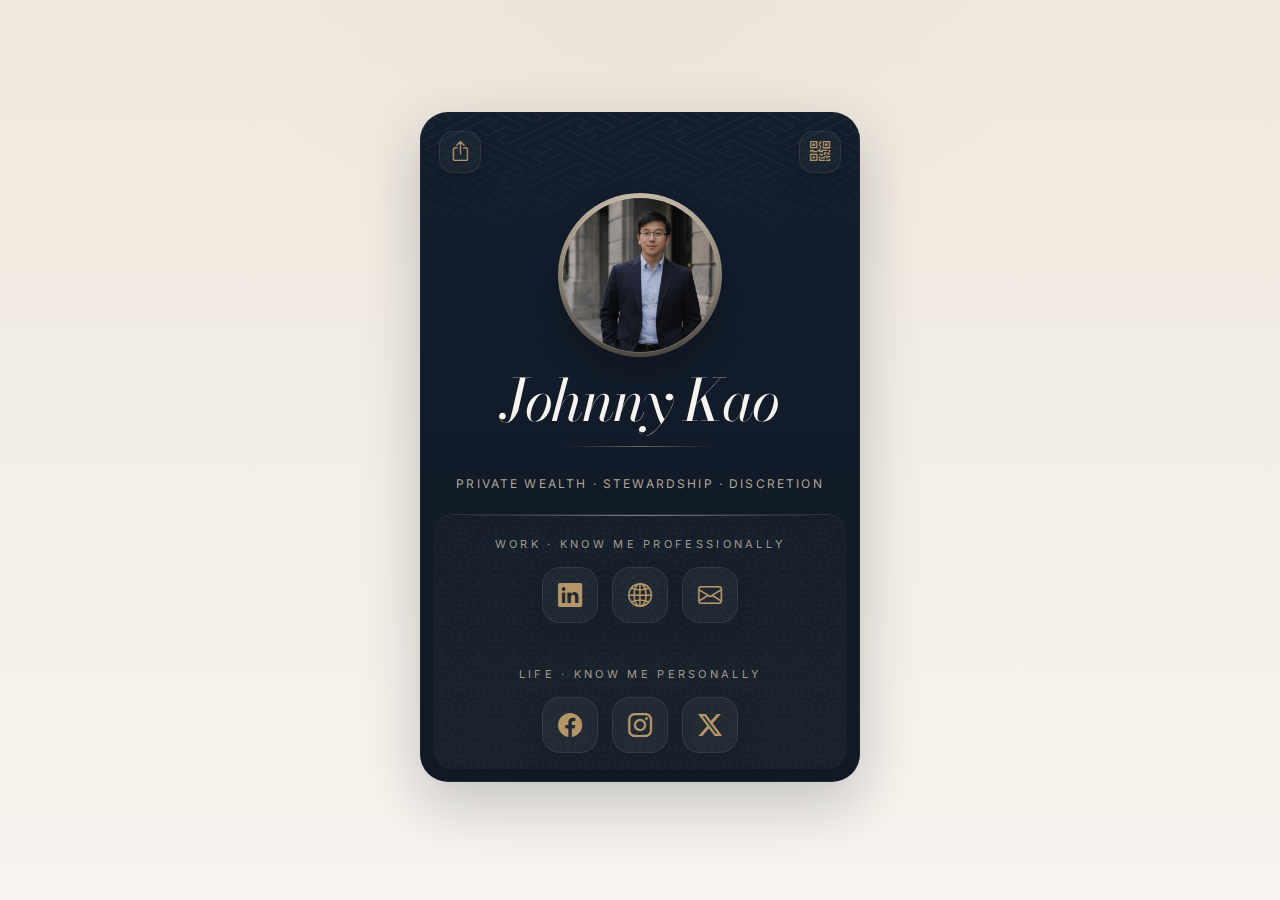
<file: link/index.html>
<!DOCTYPE html>
<html lang="en">
<head>
  <meta charset="UTF-8">
  <meta name="viewport" content="width=device-width, initial-scale=1.0">
  <title>Johnny Kao | Link Card</title>
  <meta name="description" content="A private link card for sharing Johnny Kao's primary channels and contact points.">
  <meta name="robots" content="noindex, nofollow, noarchive">
  <link rel="canonical" href="https://johnnykao.com/link/">
  <link rel="preconnect" href="https://fonts.googleapis.com">
  <link rel="preconnect" href="https://fonts.gstatic.com" crossorigin>
  <link href="https://fonts.googleapis.com/css2?family=Bodoni+Moda:opsz,ital,wght@6..96,0,400;6..96,0,500;6..96,1,400&family=Inter:wght@300;400;500;600&display=swap" rel="stylesheet">
  <link rel="stylesheet" href="https://cdn.jsdelivr.net/npm/bootstrap-icons@1.11.3/font/bootstrap-icons.min.css">
  <link rel="icon" href="../favicon.ico" type="image/x-icon">
  <style>
    :root {
      --ivory: #f7f4ef;
      --navy-deep: #131e2d;
      --gold: #b59668;
      --gold-soft: rgba(215, 200, 179, 0.82);
      --panel-line: rgba(215, 200, 179, 0.08);
      --text-soft: rgba(247, 244, 239, 0.76);
      --panel-shadow: 0 22px 60px rgba(15, 22, 31, 0.22);
      --button-shadow: 0 12px 26px rgba(10, 16, 24, 0.18);
      --focus-pattern: url("data:image/svg+xml,%3Csvg xmlns='http://www.w3.org/2000/svg' width='72' height='36' viewBox='0 0 72 36'%3E%3Cg fill='none' stroke='%23D6B889' stroke-width='0.7' stroke-linecap='round' opacity='0.24'%3E%3Cpath d='M0 18a18 18 0 0 1 36 0'/%3E%3Cpath d='M6 18a12 12 0 0 1 24 0'/%3E%3Cpath d='M12 18a6 6 0 0 1 12 0'/%3E%3Cpath d='M36 18a18 18 0 0 1 36 0'/%3E%3Cpath d='M42 18a12 12 0 0 1 24 0'/%3E%3Cpath d='M48 18a6 6 0 0 1 12 0'/%3E%3Cpath d='M-18 36a18 18 0 0 1 36 0'/%3E%3Cpath d='M-12 36a12 12 0 0 1 24 0'/%3E%3Cpath d='M-6 36a6 6 0 0 1 12 0'/%3E%3Cpath d='M18 36a18 18 0 0 1 36 0'/%3E%3Cpath d='M24 36a12 12 0 0 1 24 0'/%3E%3Cpath d='M30 36a6 6 0 0 1 12 0'/%3E%3Cpath d='M54 36a18 18 0 0 1 36 0'/%3E%3Cpath d='M60 36a12 12 0 0 1 24 0'/%3E%3Cpath d='M66 36a6 6 0 0 1 12 0'/%3E%3C/g%3E%3C/svg%3E");
      --about-pattern-top: url("data:image/svg+xml,%3Csvg xmlns='http://www.w3.org/2000/svg' width='300' height='150' viewBox='0 0 40 20'%3E%3Cdefs%3E%3Cpath id='sygt' d='M 1,8 l 14,-7 2,1 -2,1 2,1 -2,1 -2,-1 -2,1 14,7 2,-1 -2,-1 2,-1 2,1 2,-1 2,1 -14,7 -2,-1 2,-1 -2,-1 2,-1 2,1 2,-1 -14,-7 -2,1 2,1 -2,1 -2,-1 -2,1 -2,-1 2,-1 Z'/%3E%3C/defs%3E%3Cg fill='none' stroke='%23C5A274' stroke-width='0.42' stroke-linecap='round' stroke-linejoin='round' opacity='0.34'%3E%3Cuse href='%23sygt' x='-20' y='0'/%3E%3Cuse href='%23sygt' x='0' y='0'/%3E%3Cuse href='%23sygt' x='20' y='0'/%3E%3Cuse href='%23sygt' x='40' y='0'/%3E%3Cuse href='%23sygt' x='-20' y='-10'/%3E%3Cuse href='%23sygt' x='0' y='-10'/%3E%3Cuse href='%23sygt' x='20' y='-10'/%3E%3Cuse href='%23sygt' x='-20' y='10'/%3E%3Cuse href='%23sygt' x='0' y='10'/%3E%3Cuse href='%23sygt' x='20' y='10'/%3E%3C/g%3E%3C/svg%3E");
      --about-pattern-bottom: url("data:image/svg+xml,%3Csvg xmlns='http://www.w3.org/2000/svg' width='300' height='150' viewBox='0 0 40 20'%3E%3Cdefs%3E%3Cpath id='sygtb' d='M 1,8 l 14,-7 2,1 -2,1 2,1 -2,1 -2,-1 -2,1 14,7 2,-1 -2,-1 2,-1 2,1 2,-1 2,1 -14,7 -2,-1 2,-1 -2,-1 2,-1 2,1 2,-1 -14,-7 -2,1 2,1 -2,1 -2,-1 -2,1 -2,-1 2,-1 Z'/%3E%3C/defs%3E%3Cg fill='none' stroke='%23C5A274' stroke-width='0.34' stroke-linecap='round' stroke-linejoin='round' opacity='0.28'%3E%3Cuse href='%23sygtb' x='-20' y='0'/%3E%3Cuse href='%23sygtb' x='0' y='0'/%3E%3Cuse href='%23sygtb' x='20' y='0'/%3E%3Cuse href='%23sygtb' x='40' y='0'/%3E%3Cuse href='%23sygtb' x='-20' y='-10'/%3E%3Cuse href='%23sygtb' x='0' y='-10'/%3E%3Cuse href='%23sygtb' x='20' y='-10'/%3E%3Cuse href='%23sygtb' x='-20' y='10'/%3E%3Cuse href='%23sygtb' x='0' y='10'/%3E%3Cuse href='%23sygtb' x='20' y='10'/%3E%3C/g%3E%3C/svg%3E");
    }

    * { box-sizing: border-box; }

    html, body {
      margin: 0;
      min-height: 100%;
      font-family: 'Inter', sans-serif;
      color: var(--ivory);
      background:
        radial-gradient(circle at top, rgba(215, 200, 179, 0.14), transparent 34%),
        linear-gradient(180deg, #efe8dd, #f7f4ef);
    }

    main {
      min-height: 100dvh;
      display: grid;
      place-items: center;
      padding: 18px 12px 24px;
    }

    .card {
      width: min(392px, 100%);
      border-radius: 28px;
      border: 1px solid rgba(215, 200, 179, 0.05);
      background:
        linear-gradient(180deg, rgba(19, 30, 45, 0.99), rgba(16, 25, 37, 0.995)),
        var(--navy-deep);
      box-shadow: var(--panel-shadow);
      overflow: hidden;
      position: relative;
    }

    .card::before {
      content: "";
      position: absolute;
      left: 0;
      right: 0;
      top: 0;
      height: 190px;
      background-image: var(--about-pattern-top);
      background-size: 180px 90px;
      background-repeat: repeat;
      opacity: 0.38;
      pointer-events: none;
      mask-image: linear-gradient(180deg, rgba(0,0,0,0.55), rgba(0,0,0,0.22) 58%, transparent 100%);
      -webkit-mask-image: linear-gradient(180deg, rgba(0,0,0,0.55), rgba(0,0,0,0.22) 58%, transparent 100%);
    }

    .top {
      position: relative;
      z-index: 1;
      padding: 18px 18px 0;
    }

    .toolbar {
      display: flex;
      align-items: center;
      justify-content: space-between;
      margin-bottom: 20px;
    }

    .tool-button {
      width: 42px;
      height: 42px;
      border-radius: 14px;
      border: 1px solid rgba(215, 200, 179, 0.10);
      background: rgba(247, 244, 239, 0.03);
      color: var(--gold);
      display: grid;
      place-items: center;
      cursor: pointer;
      box-shadow: var(--button-shadow);
      transition: transform 360ms cubic-bezier(0.22, 1, 0.36, 1), border-color 360ms ease, background-color 360ms ease;
    }

    .tool-button:hover,
    .tool-button:focus-visible,
    .link-pill:hover,
    .link-pill:focus-visible,
    .profile-link:hover .photo-shell,
    .profile-link:focus-visible .photo-shell {
      transform: translateY(-3px);
      border-color: rgba(215, 200, 179, 0.22);
      background: rgba(247, 244, 239, 0.06);
    }

    .tool-icon {
      font-size: 20px;
      line-height: 1;
      display: inline-block;
    }

    .profile-block {
      display: grid;
      justify-items: center;
      gap: 18px;
      padding-bottom: 20px;
    }

    .profile-link {
      display: inline-grid;
      justify-items: center;
      gap: 16px;
      text-decoration: none;
      color: inherit;
    }

    .photo-shell {
      width: 154px;
      height: 154px;
      border-radius: 999px;
      padding: 4px;
      background: linear-gradient(180deg, rgba(215, 200, 179, 0.90), rgba(156, 130, 96, 0.42));
      box-shadow: 0 18px 36px rgba(0, 0, 0, 0.20);
      transition: transform 360ms cubic-bezier(0.22, 1, 0.36, 1);
    }

    .photo {
      width: 100%;
      height: 100%;
      display: block;
      border-radius: 999px;
      object-fit: cover;
      object-position: 76% 20%;
      border: 1px solid rgba(247, 244, 239, 0.16);
    }

    .name {
      margin: 0;
      font-family: 'Bodoni Moda', serif;
      font-size: 50px;
      line-height: 0.95;
      font-weight: 400;
      font-style: italic;
      letter-spacing: -0.025em;
      color: var(--ivory);
      text-align: center;
    }

    .divider-wrap {
      display: grid;
      justify-items: center;
      gap: 0;
    }

    .divider {
      width: 152px;
      height: 1px;
      background: linear-gradient(90deg, transparent 0%, rgba(156,130,96,0.20) 16%, rgba(215, 200, 179, 0.44) 50%, rgba(156,130,96,0.20) 84%, transparent 100%);
    }

    .subtitle {
      margin: 0;
      margin-top: 8px;
      color: var(--gold-soft);
      font-size: 11px;
      line-height: 1.8;
      letter-spacing: 0.18em;
      text-transform: uppercase;
      text-align: center;
      white-space: nowrap;
      font-family: 'Inter', sans-serif;
    }

    .bottom {
      position: relative;
      z-index: 1;
      margin: 0 12px 12px;
      padding: 22px 14px 16px;
      border-top: 1px solid rgba(215, 200, 179, 0.10);
      background: linear-gradient(180deg, rgba(247, 244, 239, 0.018), rgba(247, 244, 239, 0.042));
      border-radius: 20px;
      overflow: hidden;
    }

    .bottom::before {
      content: "";
      position: absolute;
      inset: 0;
      pointer-events: none;
      opacity: 0.28;
      background-image: var(--focus-pattern);
      background-size: 72px 36px;
      background-repeat: repeat;
      background-position: center top;
    }

    .bottom::after {
      content: "";
      position: absolute;
      left: 26px;
      right: 26px;
      top: 0;
      height: 1px;
      background: linear-gradient(90deg, transparent 0%, rgba(181, 150, 104, 0.18) 14%, rgba(215, 200, 179, 0.56) 50%, rgba(181, 150, 104, 0.18) 86%, transparent 100%);
      pointer-events: none;
    }

    .section {
      position: relative;
      z-index: 1;
      width: 100%;
      display: grid;
      justify-items: center;
    }

    .section + .section {
      margin-top: 24px;
      padding-top: 20px;
    }

    .section-label {
      margin: 0 0 16px;
      text-align: center;
      color: rgba(215, 200, 179, 0.74);
      font-size: 11px;
      letter-spacing: 0.30em;
      text-transform: uppercase;
    }

    .pill-grid {
      display: flex;
      flex-wrap: wrap;
      justify-content: center;
      gap: 14px;
      width: 100%;
      margin-inline: auto;
      padding-inline: 0;
    }

    .link-pill {
      width: 56px;
      height: 56px;
      display: inline-grid;
      place-items: center;
      border-radius: 18px;
      border: 1px solid rgba(215, 200, 179, 0.11);
      background: rgba(247, 244, 239, 0.04);
      color: var(--ivory);
      text-decoration: none;
      box-shadow: var(--button-shadow);
      transition: transform 360ms cubic-bezier(0.22, 1, 0.36, 1), border-color 360ms ease, background-color 360ms ease;
    }

    .pill-icon {
      font-size: 24px;
      line-height: 1;
      display: inline-block;
      color: var(--gold);
    }

    .status-row {
      margin-top: 0;
      min-height: 0;
      text-align: center;
      color: rgba(215, 200, 179, 0.70);
      font-size: 11px;
      letter-spacing: 0.18em;
      text-transform: uppercase;
      height: 0;
      overflow: hidden;
    }

    .status-row:not(:empty) {
      height: auto;
      margin-top: 16px;
      min-height: 18px;
      overflow: visible;
    }

    .modal[hidden] { display: none; }

    .modal {
      position: fixed;
      inset: 0;
      z-index: 20;
      display: grid;
      place-items: center;
      padding: 24px;
      background: rgba(10, 15, 22, 0.54);
      backdrop-filter: blur(12px);
    }

    .modal-panel {
      width: min(420px, 100%);
      border-radius: 26px;
      border: 1px solid rgba(215, 200, 179, 0.24);
      background: linear-gradient(180deg, rgba(20, 31, 47, 0.985), rgba(17, 27, 40, 0.988));
      box-shadow: 0 30px 80px rgba(0, 0, 0, 0.30);
      padding: 26px;
      position: relative;
    }

    .modal-close {
      appearance: none;
      border: 0;
      background: transparent;
      color: var(--ivory);
      font-size: 28px;
      position: absolute;
      top: 16px;
      right: 18px;
      cursor: pointer;
    }

    .qr-title {
      margin: 0 0 8px;
      font-family: 'Bodoni Moda', serif;
      font-style: italic;
      font-size: 34px;
      color: var(--ivory);
    }

    .qr-copy {
      margin: 0 0 18px;
      color: var(--gold-soft);
      line-height: 1.7;
    }

    .qr-shell {
      border-radius: 22px;
      background: #fff;
      border: 1px solid rgba(27, 42, 59, 0.08);
      padding: 18px;
      display: grid;
      place-items: center;
    }

    .qr-image {
      width: min(100%, 290px);
      height: auto;
      display: block;
    }

    .qr-url {
      margin-top: 18px;
      padding-top: 16px;
      border-top: 1px solid rgba(215, 200, 179, 0.14);
      color: rgba(247, 244, 239, 0.70);
      line-height: 1.6;
      word-break: break-all;
    }

    @media (min-width: 769px) {
      .card {
        width: min(440px, 100%);
      }

      .name {
        font-size: 58px;
      }

      .subtitle {
        font-size: 12px;
      }

      .photo-shell {
        width: 164px;
        height: 164px;
      }
    }
  </style>
</head>
<body>
  <main>
    <section class="card" aria-label="Johnny Kao link card">
      <div class="top">
        <div class="toolbar">
          <button class="tool-button" id="share-button" type="button" aria-label="Share">
            <i class="bi bi-box-arrow-up tool-icon" aria-hidden="true"></i>
          </button>
          <button class="tool-button" id="qr-button" type="button" aria-haspopup="dialog" aria-controls="qr-modal" aria-label="Show QR code">
            <i class="bi bi-qr-code tool-icon" aria-hidden="true"></i>
          </button>
        </div>

        <div class="profile-block">
          <a class="profile-link" href="https://johnnykao.com/" aria-label="Back to homepage">
            <div class="photo-shell">
              <img class="photo" src="../images/johnny-kao-profile-hero.jpg" alt="Johnny Kao">
            </div>
            <h1 class="name">Johnny Kao</h1>
          </a>
          <div class="divider-wrap" aria-hidden="true">
            <div class="divider"></div>
          </div>
          <p class="subtitle">Private Wealth · Stewardship · Discretion</p>
        </div>
      </div>

      <div class="bottom">
        <section class="section" aria-label="Work channels">
          <p class="section-label">Work · know me professionally</p>
          <div class="pill-grid">
            <a class="link-pill" href="https://www.linkedin.com/in/johnnykao-finance/" target="_blank" rel="noopener noreferrer" aria-label="LinkedIn" title="LinkedIn">
              <i class="bi bi-linkedin pill-icon" aria-hidden="true"></i>
            </a>
            <a class="link-pill" href="https://johnnykao.com/" target="_blank" rel="noopener noreferrer" aria-label="Website" title="Website">
              <i class="bi bi-globe2 pill-icon" aria-hidden="true"></i>
            </a>
            <a class="link-pill" href="#" id="contact-link" aria-label="Email" title="Email">
              <i class="bi bi-envelope pill-icon" aria-hidden="true"></i>
            </a>
          </div>
        </section>

        <section class="section" aria-label="Life channels">
          <p class="section-label">Life · know me personally</p>
          <div class="pill-grid">
            <a class="link-pill" href="https://www.facebook.com/johnny.kao.35/" target="_blank" rel="noopener noreferrer" aria-label="Facebook" title="Facebook">
              <i class="bi bi-facebook pill-icon" aria-hidden="true"></i>
            </a>
            <a class="link-pill" href="https://www.instagram.com/johnnykao/" target="_blank" rel="noopener noreferrer" aria-label="Instagram" title="Instagram">
              <i class="bi bi-instagram pill-icon" aria-hidden="true"></i>
            </a>
            <a class="link-pill" href="https://x.com/johnnykao_" target="_blank" rel="noopener noreferrer" aria-label="X" title="X">
              <i class="bi bi-twitter-x pill-icon" aria-hidden="true"></i>
            </a>
          </div>
        </section>

        <div class="status-row" id="status-message" aria-live="polite"></div>
      </div>
    </section>
  </main>

  <div class="modal" id="qr-modal" role="dialog" aria-modal="true" aria-labelledby="qr-title" hidden>
    <div class="modal-panel">
      <button class="modal-close" id="qr-close" type="button" aria-label="Close QR code">×</button>
      <h2 class="qr-title" id="qr-title">Card - Johnny Kao</h2>
      <p class="qr-copy">Scan to open the official link card at johnnykao.com/link/.</p>
      <div class="qr-shell">
        <img class="qr-image" id="qr-image" alt="QR code for this page">
      </div>
      <div class="qr-url" id="qr-url"></div>
    </div>
  </div>

  <script>
    (function () {
      var statusMessage = document.getElementById('status-message');
      var contactLink = document.getElementById('contact-link');
      var qrModal = document.getElementById('qr-modal');
      var qrButton = document.getElementById('qr-button');
      var qrClose = document.getElementById('qr-close');
      var qrImage = document.getElementById('qr-image');
      var qrUrl = document.getElementById('qr-url');

      // Assemble mailto only on the client to avoid exposing a raw email in markup.
      var user = 'johnnykao.biz';
      var domain = 'gmail.com';
      var subject = encodeURIComponent('Greeting');
      contactLink.setAttribute('href', 'mailto:' + user + '@' + domain + '?subject=' + subject);

      function setStatus(message) {
        statusMessage.textContent = message;
        window.clearTimeout(setStatus.timeoutId);
        setStatus.timeoutId = window.setTimeout(function () {
          statusMessage.textContent = '';
        }, 2200);
      }

      async function shareCard() {
        if (navigator.share) {
          try {
            await navigator.share({
              title: 'Johnny Kao',
              text: 'A direct card for Johnny Kao’s primary channels.',
              url: 'https://johnnykao.com/link/'
            });
            setStatus('Shared.');
          } catch (error) {
            if (!error || error.name !== 'AbortError') {
              setStatus('Share unavailable.');
            }
          }
        } else {
          setStatus('Share unavailable.');
        }
      }

      function openQrModal() {
        qrImage.src = '../images/link-qr.png';
        qrUrl.textContent = 'https://johnnykao.com/link/';
        qrModal.hidden = false;
        document.body.style.overflow = 'hidden';
      }

      function closeQrModal() {
        qrModal.hidden = true;
        document.body.style.overflow = '';
      }

      document.getElementById('share-button').addEventListener('click', shareCard);
      qrButton.addEventListener('click', openQrModal);
      qrClose.addEventListener('click', closeQrModal);

      qrModal.addEventListener('click', function (event) {
        if (event.target === qrModal) {
          closeQrModal();
        }
      });

      window.addEventListener('keydown', function (event) {
        if (event.key === 'Escape' && !qrModal.hidden) {
          closeQrModal();
        }
      });
    })();
  </script>
</body>
</html>
</file>
